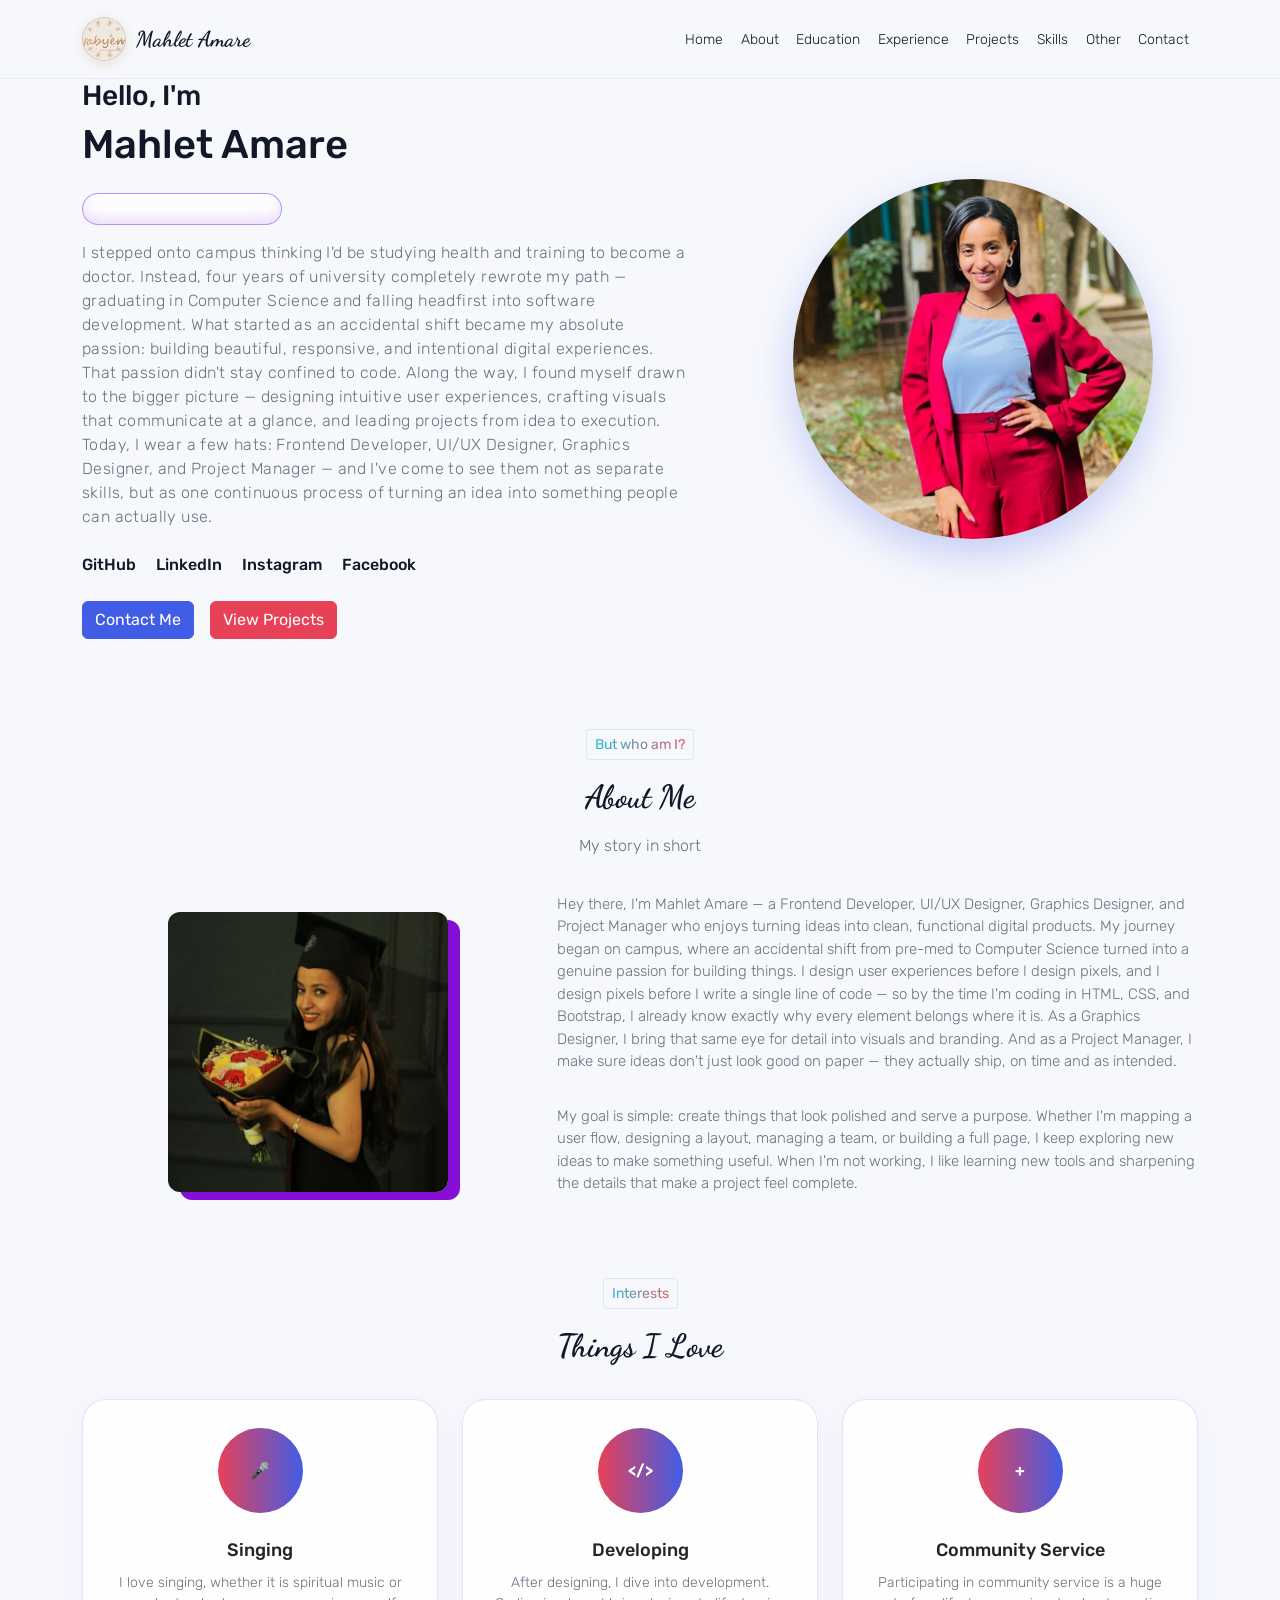
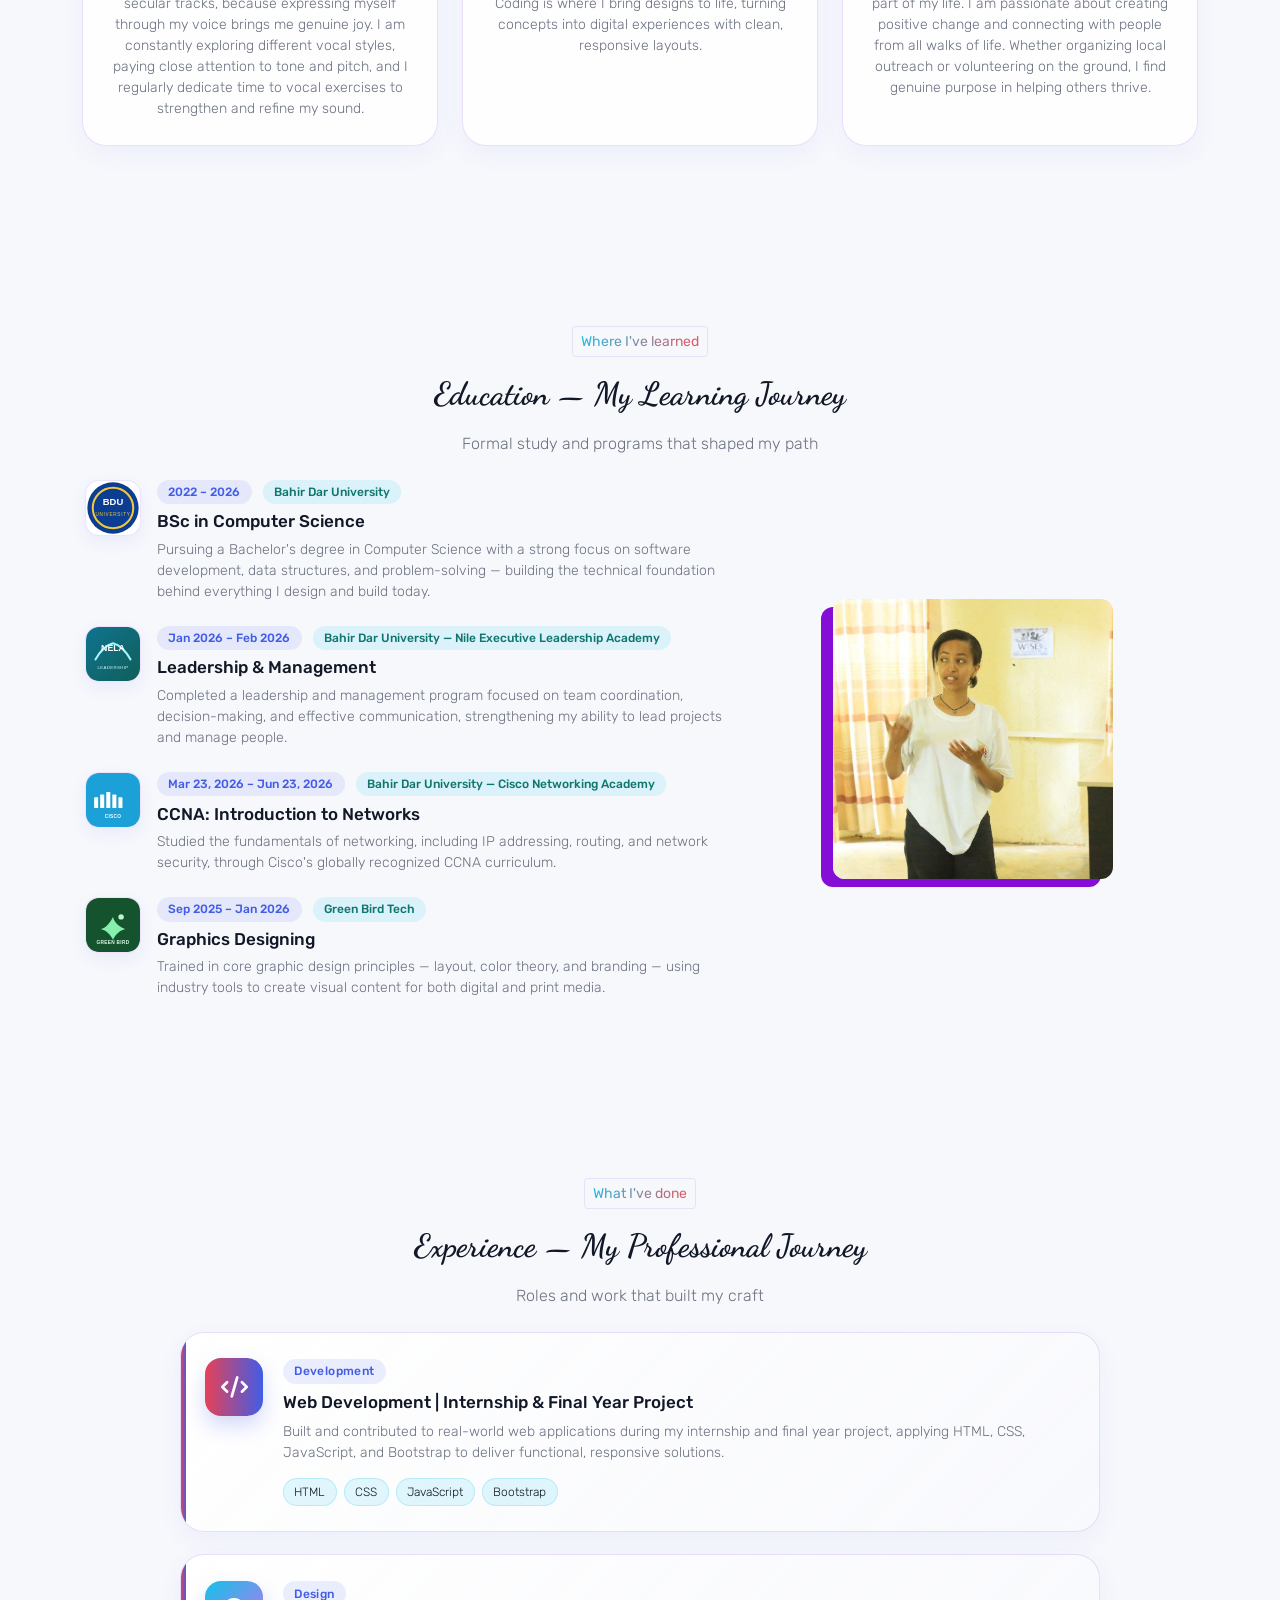
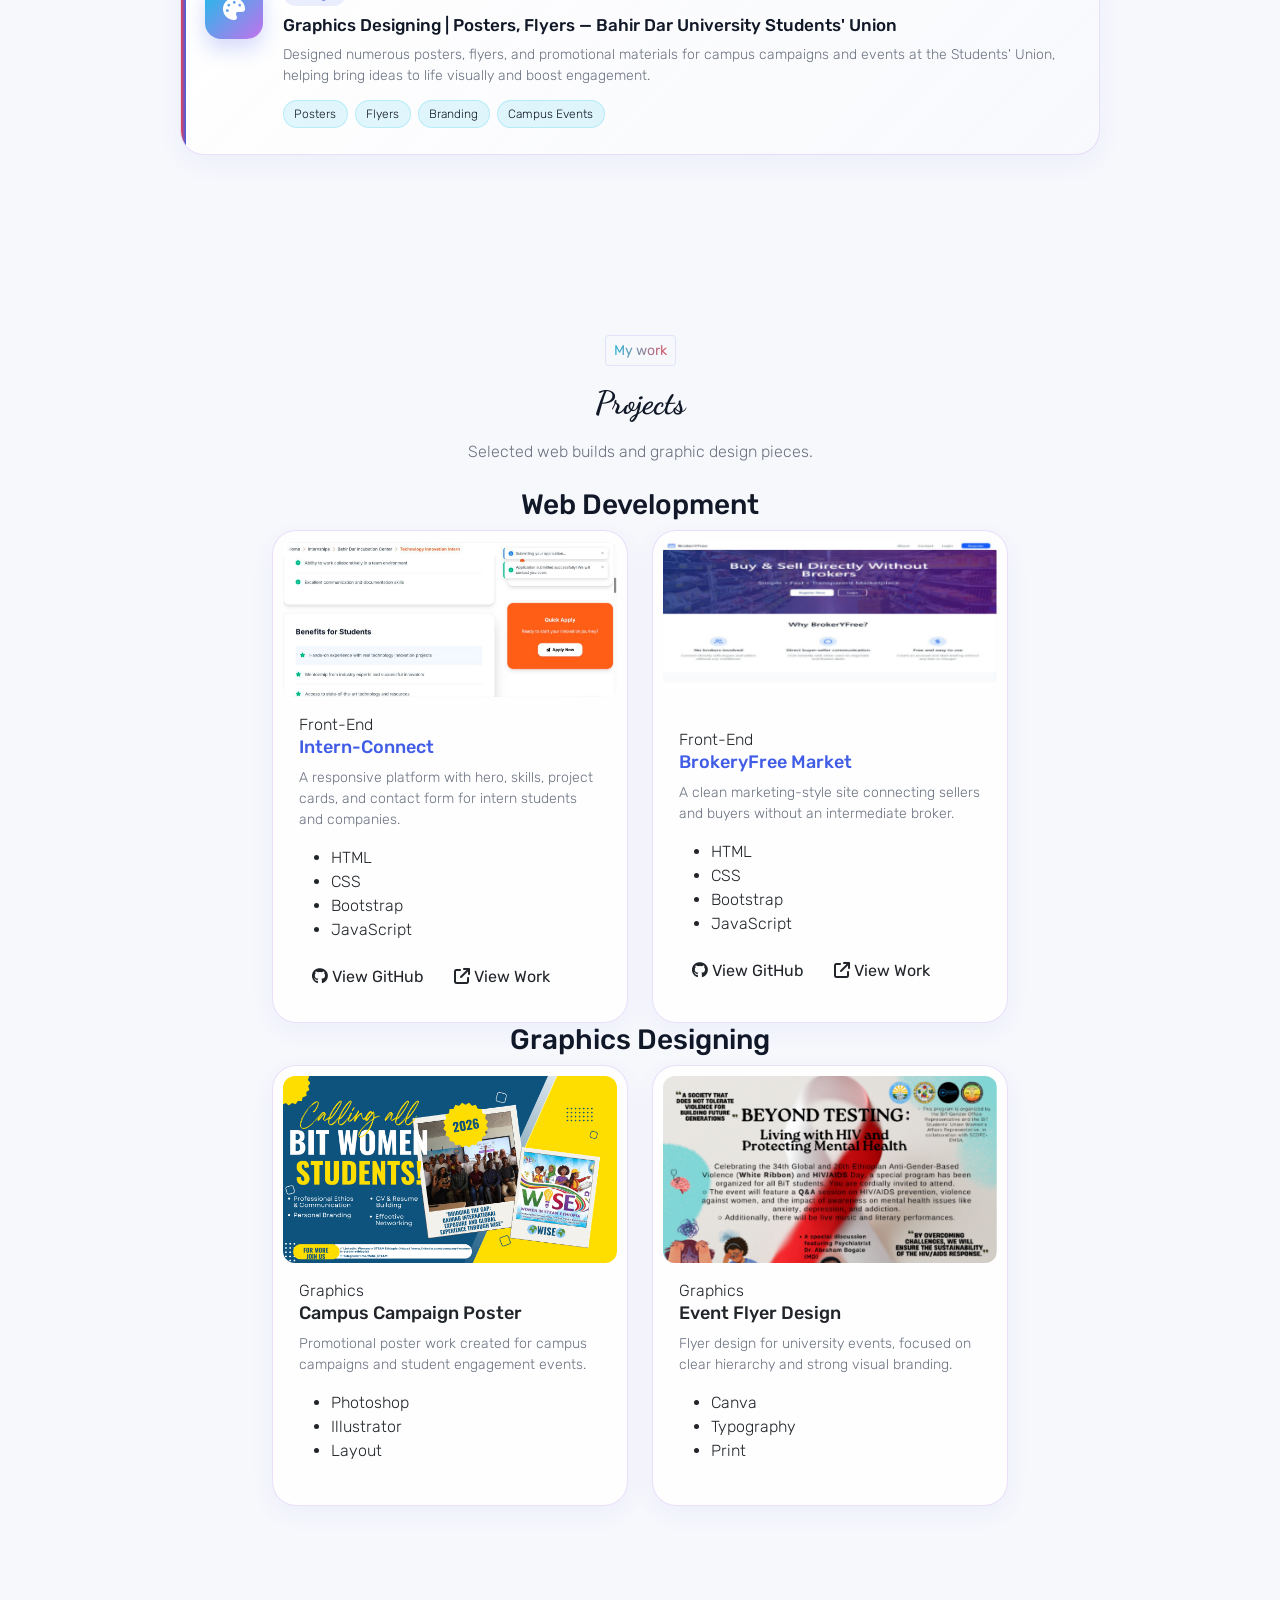
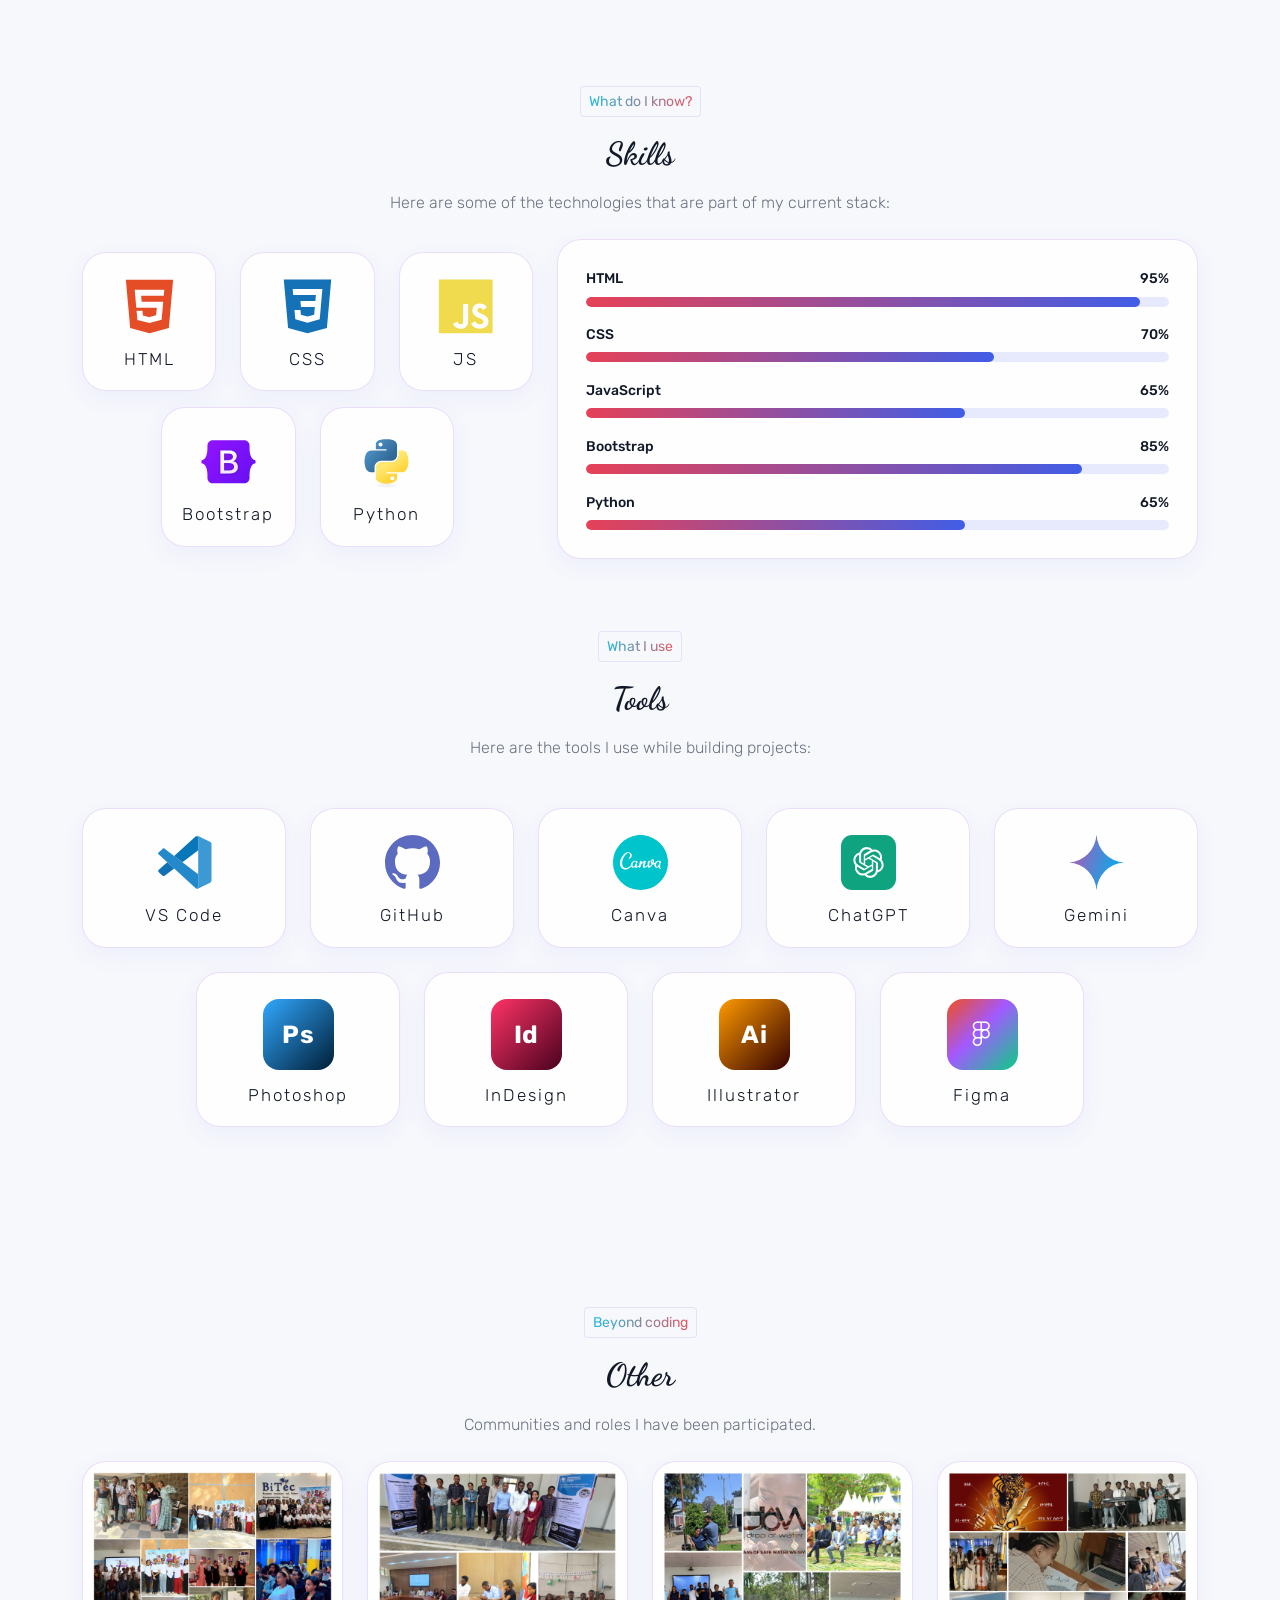
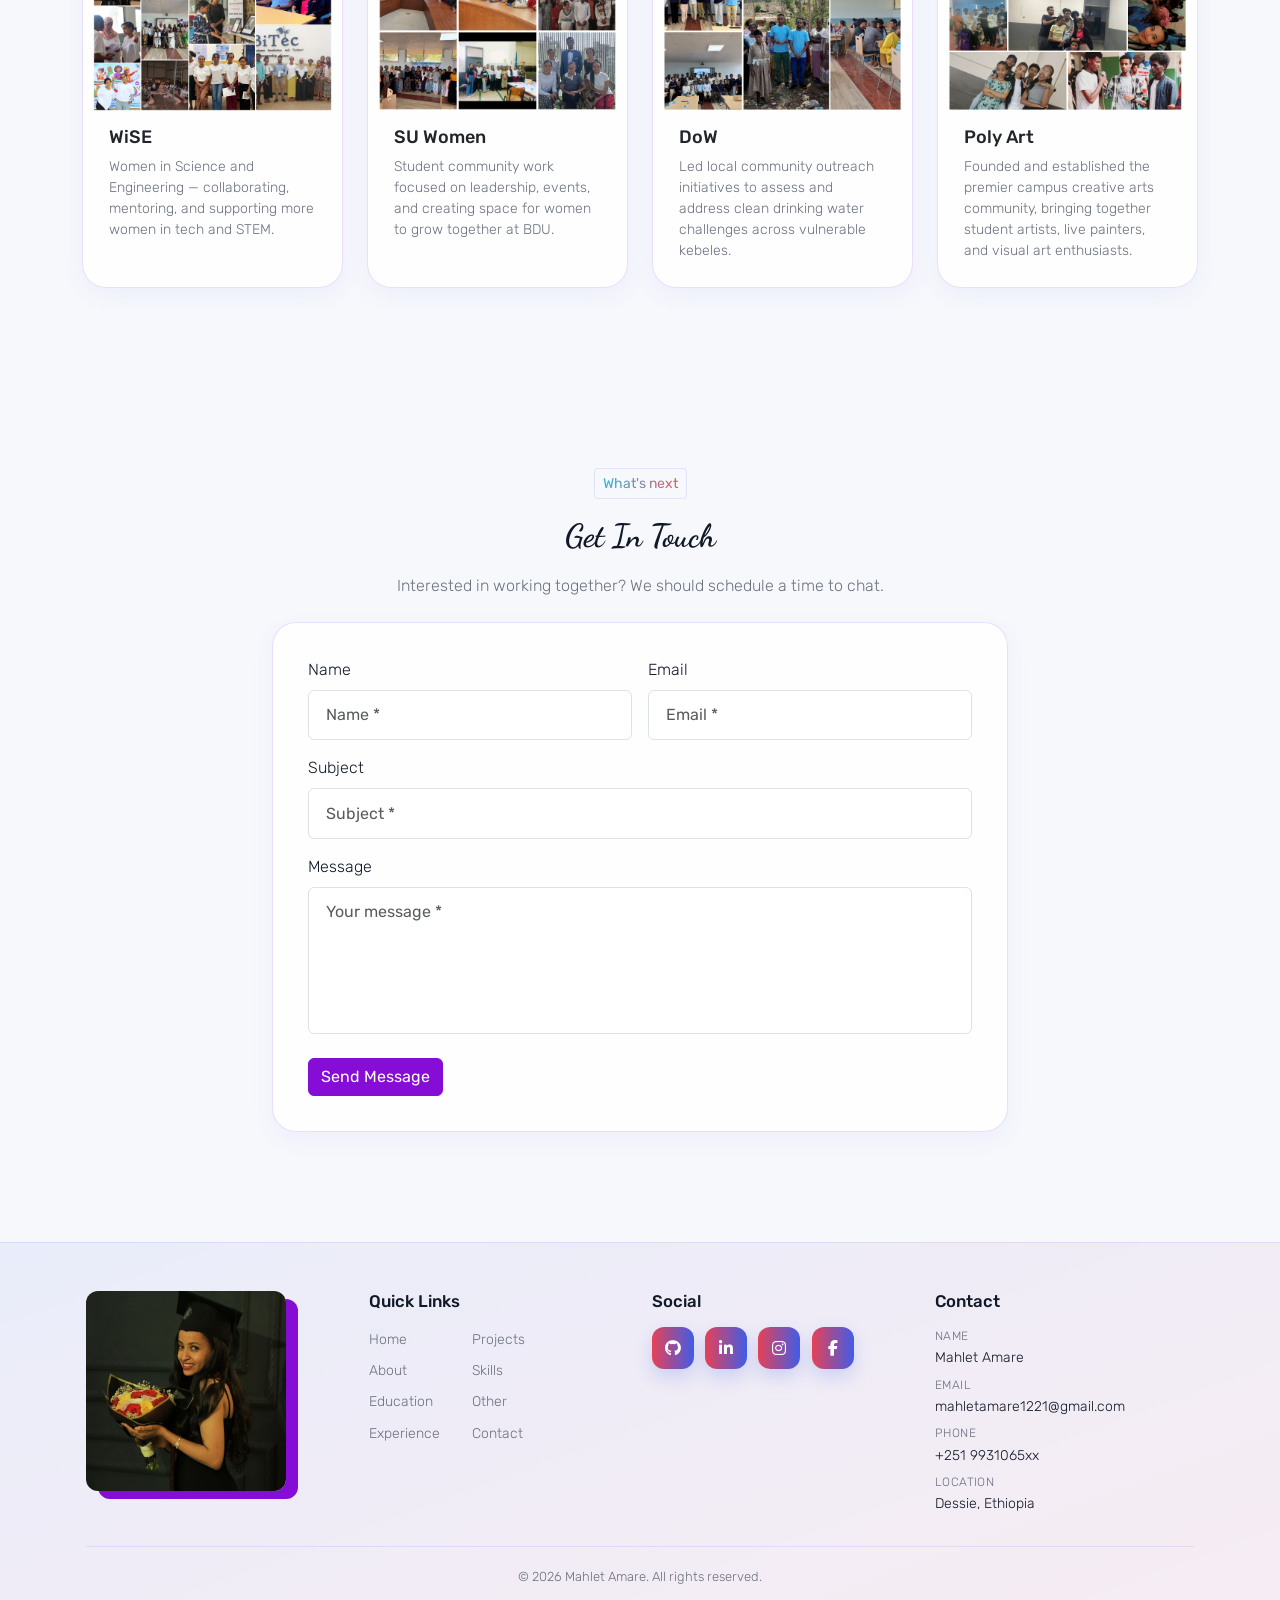
<file: index.html>
<!DOCTYPE html>
<html lang="en">
  <head>
    <meta charset="UTF-8" />
    <title>Mahlet Amare - Frontend Web Developer</title>
    <link rel="stylesheet" href="bootstrap.css" />
    <link rel="stylesheet" href="custom.css" />
    <link
      rel="stylesheet"
      href="https://cdnjs.cloudflare.com/ajax/libs/font-awesome/6.5.1/css/all.min.css"
    />
  </head>
  <body>
    <header id="header" class="sticky-top">
      <nav class="navbar">
        <div class="container nav-inner">
          <a href="#hero" class="navbar-brand logo brand-lockup">
            <img
              src="images/yabyem-logo.png"
              alt="yabyem creative designs"
              class="brand-logo-icon"
            />
            <span class="brand-text">
              <span class="logo-name"> Mahlet Amare</span>
            </span>
          </a>
          <input type="checkbox" id="nav-toggle" class="nav-toggle" />
          <label
            for="nav-toggle"
            class="nav-hamburger"
            aria-label="Toggle navigation"
          >
            <span></span>
            <span></span>
            <span></span>
          </label>
          <ul class="navbar-nav nav-underline ms-auto">
            <li class="nav-item">
              <a href="#hero" class="nav-link">Home</a>
            </li>
            <li class="nav-item">
              <a href="#about" class="nav-link">About</a>
            </li>
            <li class="nav-item">
              <a href="#education" class="nav-link">Education</a>
            </li>
            <li class="nav-item">
              <a href="#experience" class="nav-link">Experience</a>
            </li>
            <li class="nav-item">
              <a href="#projects" class="nav-link">Projects</a>
            </li>
            <li class="nav-item">
              <a href="#skills" class="nav-link">Skills</a>
            </li>
            <li class="nav-item">
              <a href="#other" class="nav-link">Other</a>
            </li>
            <li class="nav-item">
              <a href="#contact" class="nav-link">Contact</a>
            </li>
          </ul>
        </div>
      </nav>
    </header>

    <section class="page-shell">
      <section id="hero">
        <div class="container">
          <div class="row align-items-center gy-4">
            <div class="col-lg-7 order-2 order-lg-1 hero-content">
              <span class="h3 d-block">Hello, I'm</span>
              <h1 class="name">Mahlet Amare</h1>
              <div class="typing-wrap mt-3 mb-3" aria-live="polite">
                <span class="btn btn-sm btn-showcase typing-roles">
                  <span>Front-End Developer</span>
                  <span>UI/UX Designer</span>
                  <span>Project Manager</span>
                  <span>Graphics Designer</span>
                </span>
              </div>

              <p class="tagline mb-3">
                I stepped onto campus thinking I'd be studying health and
                training to become a doctor. Instead, four years of university
                completely rewrote my path — graduating in Computer Science and
                falling headfirst into software development. What started as an
                accidental shift became my absolute passion: building beautiful,
                responsive, and intentional digital experiences. That passion
                didn't stay confined to code. Along the way, I found myself
                drawn to the bigger picture — designing intuitive user
                experiences, crafting visuals that communicate at a glance, and
                leading projects from idea to execution. Today, I wear a few
                hats: Frontend Developer, UI/UX Designer, Graphics Designer, and
                Project Manager — and I've come to see them not as separate
                skills, but as one continuous process of turning an idea into
                something people can actually use.
              </p>
              <div class="social-icons pb-2 pt-2 mb-3">
                <a
                  href="https://github.com/yabyem/"
                  target="_blank"
                  rel="noopener noreferrer"
                  >GitHub</a
                >
                <a
                  href="https://www.linkedin.com/in/mahlet-amare-tesfaye-a4a124325"
                  target="_blank"
                  rel="noopener noreferrer"
                  >LinkedIn</a
                >
                <a
                  href="https://www.instagram.com/yabyem_kb_taker/"
                  target="_blank"
                  rel="noopener noreferrer"
                  >Instagram</a
                >
                <a
                  href="https://www.facebook.com/mahlet.amare.756"
                  target="_blank"
                  rel="noopener noreferrer"
                  >Facebook</a
                >
              </div>
              <div class="d-flex flex-wrap call-to-action gap-3">
                <a href="#contact" class="btn primary-bg-btn">Contact Me</a>
                <a href="#projects" class="btn secondary-bg-btn"
                  >View Projects</a
                >
              </div>
            </div>
            <div class="col-lg-5 order-1 order-lg-2">
              <div class="hero-portrait">
                <img
                  src="images/Mahi Yabyem (1).jpg"
                  class="pic img-fluid"
                  alt="Mahlet Amare"
                />
              </div>
            </div>
          </div>
        </div>
      </section>

      <main>
        <section id="about">
          <div class="container">
            <h6 class="text-center">
              <span class="btn btn-sm theme-button theme-text"
                >But who am I?</span
              >
            </h6>
            <h2 class="section-heading text-center">About Me</h2>
            <p class="text-center muted-text mt-3 mb-4">My story in short</p>
            <div class="row justify-content-center align-items-center gy-4">
              <div class="col-lg-5 about-portrait">
                <img
                  src="images/Mahu Yabyem.jpg"
                  class="pic img-fluid"
                  alt="Mahlet Amare"
                />
              </div>
              <div class="col-lg-7">
                <p class="bio">
                  Hey there, I'm Mahlet Amare — a Frontend Developer, UI/UX
                  Designer, Graphics Designer, and Project Manager who enjoys
                  turning ideas into clean, functional digital products. My
                  journey began on campus, where an accidental shift from
                  pre-med to Computer Science turned into a genuine passion for
                  building things. I design user experiences before I design
                  pixels, and I design pixels before I write a single line of
                  code — so by the time I'm coding in HTML, CSS, and Bootstrap,
                  I already know exactly why every element belongs where it is.
                  As a Graphics Designer, I bring that same eye for detail into
                  visuals and branding. And as a Project Manager, I make sure
                  ideas don't just look good on paper — they actually ship, on
                  time and as intended.
                </p>
                <p class="bio">
                  My goal is simple: create things that look polished and serve
                  a purpose. Whether I'm mapping a user flow, designing a
                  layout, managing a team, or building a full page, I keep
                  exploring new ideas to make something useful. When I'm not
                  working, I like learning new tools and sharpening the details
                  that make a project feel complete.
                </p>
              </div>
            </div>
          </div>
        </section>

        <section id="things-i-love">
          <div class="container">
            <h6 class="text-center">
              <span class="btn btn-sm theme-button theme-text">Interests</span>
            </h6>
            <h2 class="section-heading text-center">Things I Love</h2>
            <div class="row justify-content-center pt-3 gy-4">
              <div class="col-lg-4 col-md-6">
                <div class="card h-100">
                  <div class="circle-container">
                    <div class="circle">🎤</div>
                  </div>
                  <div class="card-body">
                    <p class="card-title">Singing</p>
                    <p class="card-text">
                      I love singing, whether it is spiritual music or secular
                      tracks, because expressing myself through my voice brings
                      me genuine joy. I am constantly exploring different vocal
                      styles, paying close attention to tone and pitch, and I
                      regularly dedicate time to vocal exercises to strengthen
                      and refine my sound.
                    </p>
                  </div>
                </div>
              </div>
              <div class="col-lg-4 col-md-6">
                <div class="card h-100">
                  <div class="circle-container">
                    <div class="circle">&lt;/&gt;</div>
                  </div>
                  <div class="card-body">
                    <p class="card-title">Developing</p>
                    <p class="card-text">
                      After designing, I dive into development. Coding is where
                      I bring designs to life, turning concepts into digital
                      experiences with clean, responsive layouts.
                    </p>
                  </div>
                </div>
              </div>
              <div class="col-lg-4 col-md-6">
                <div class="card h-100">
                  <div class="circle-container">
                    <div class="circle">+</div>
                  </div>
                  <div class="card-body">
                    <p class="card-title">Community Service</p>
                    <p class="card-text">
                      Participating in community service is a huge part of my
                      life. I am passionate about creating positive change and
                      connecting with people from all walks of life. Whether
                      organizing local outreach or volunteering on the ground, I
                      find genuine purpose in helping others thrive.
                    </p>
                  </div>
                </div>
              </div>
            </div>
          </div>
        </section>

        <section id="education">
          <div class="container">
            <h6 class="text-center">
              <span class="btn btn-sm theme-button theme-text"
                >Where I've learned</span
              >
            </h6>
            <h2 class="section-heading text-center">
              Education — My Learning Journey
            </h2>
            <p class="text-center muted-text mt-3 mb-4">
              Formal study and programs that shaped my path
            </p>
            <div class="row justify-content-center align-items-center gy-4">
              <div class="col-lg-7">
                <div class="education-timeline">
                  <article class="timeline-item">
                    <div class="timeline-logo">
                      <img
                        src="images/logos/bdu.svg"
                        alt="Bahir Dar University logo"
                      />
                    </div>
                    <div class="timeline-content">
                      <div class="timeline-topline">
                        <span class="timeline-date">2022 – 2026</span>
                        <span class="timeline-place">Bahir Dar University</span>
                      </div>
                      <h5 class="timeline-title">BSc in Computer Science</h5>
                      <p class="timeline-text">
                        Pursuing a Bachelor's degree in Computer Science with a
                        strong focus on software development, data structures,
                        and problem-solving — building the technical foundation
                        behind everything I design and build today.
                      </p>
                    </div>
                  </article>
                  <article class="timeline-item">
                    <div class="timeline-logo">
                      <img
                        src="images/logos/nela.svg"
                        alt="Nile Executive Leadership Academy logo"
                      />
                    </div>
                    <div class="timeline-content">
                      <div class="timeline-topline">
                        <span class="timeline-date">Jan 2026 – Feb 2026</span>
                        <span class="timeline-place"
                          >Bahir Dar University — Nile Executive Leadership
                          Academy</span
                        >
                      </div>
                      <h5 class="timeline-title">
                        Leadership &amp; Management
                      </h5>
                      <p class="timeline-text">
                        Completed a leadership and management program focused on
                        team coordination, decision-making, and effective
                        communication, strengthening my ability to lead projects
                        and manage people.
                      </p>
                    </div>
                  </article>
                  <article class="timeline-item">
                    <div class="timeline-logo">
                      <img
                        src="images/logos/cisco.svg"
                        alt="Cisco Networking Academy logo"
                      />
                    </div>
                    <div class="timeline-content">
                      <div class="timeline-topline">
                        <span class="timeline-date"
                          >Mar 23, 2026 – Jun 23, 2026</span
                        >
                        <span class="timeline-place"
                          >Bahir Dar University — Cisco Networking Academy</span
                        >
                      </div>
                      <h5 class="timeline-title">
                        CCNA: Introduction to Networks
                      </h5>
                      <p class="timeline-text">
                        Studied the fundamentals of networking, including IP
                        addressing, routing, and network security, through
                        Cisco's globally recognized CCNA curriculum.
                      </p>
                    </div>
                  </article>
                  <article class="timeline-item">
                    <div class="timeline-logo">
                      <img
                        src="images/logos/green-bird.svg"
                        alt="Green Bird Tech logo"
                      />
                    </div>
                    <div class="timeline-content">
                      <div class="timeline-topline">
                        <span class="timeline-date">Sep 2025 – Jan 2026</span>
                        <span class="timeline-place">Green Bird Tech</span>
                      </div>
                      <h5 class="timeline-title">Graphics Designing</h5>
                      <p class="timeline-text">
                        Trained in core graphic design principles — layout,
                        color theory, and branding — using industry tools to
                        create visual content for both digital and print media.
                      </p>
                    </div>
                  </article>
                </div>
              </div>
              <div class="col-lg-5 education-portrait">
                <img
                  src="images/mah.jpg"
                  class="pic img-fluid"
                  alt="Mahlet Amare education"
                />
              </div>
            </div>
          </div>
        </section>

        <section id="experience">
          <div class="container">
            <h6 class="text-center">
              <span class="btn btn-sm theme-button theme-text"
                >What I've done</span
              >
            </h6>
            <h2 class="section-heading text-center">
              Experience — My Professional Journey
            </h2>
            <p class="text-center muted-text mt-3 mb-4">
              Roles and work that built my craft
            </p>
            <div class="experience-track">
              <article class="experience-card">
                <div class="experience-icon" aria-hidden="true">
                  <i class="fa-solid fa-code"></i>
                </div>
                <div class="experience-body">
                  <span class="experience-tag">Development</span>
                  <h5 class="experience-title">
                    Web Development | Internship &amp; Final Year Project
                  </h5>
                  <p class="experience-text">
                    Built and contributed to real-world web applications during
                    my internship and final year project, applying HTML, CSS,
                    JavaScript, and Bootstrap to deliver functional, responsive
                    solutions.
                  </p>
                  <ul class="experience-chips">
                    <li>HTML</li>
                    <li>CSS</li>
                    <li>JavaScript</li>
                    <li>Bootstrap</li>
                  </ul>
                </div>
              </article>
              <article class="experience-card">
                <div
                  class="experience-icon experience-icon-alt"
                  aria-hidden="true"
                >
                  <i class="fa-solid fa-palette"></i>
                </div>
                <div class="experience-body">
                  <span class="experience-tag">Design</span>
                  <h5 class="experience-title">
                    Graphics Designing | Posters, Flyers — Bahir Dar University
                    Students' Union
                  </h5>
                  <p class="experience-text">
                    Designed numerous posters, flyers, and promotional materials
                    for campus campaigns and events at the Students' Union,
                    helping bring ideas to life visually and boost engagement.
                  </p>
                  <ul class="experience-chips">
                    <li>Posters</li>
                    <li>Flyers</li>
                    <li>Branding</li>
                    <li>Campus Events</li>
                  </ul>
                </div>
              </article>
            </div>
          </div>
        </section>

        <section id="projects">
          <div class="container projects-container">
            <h6 class="text-center">
              <span class="btn btn-sm theme-button theme-text">My work</span>
            </h6>
            <h2 class="section-heading text-center">Projects</h2>
            <p class="text-center muted-text mt-3 mb-4">
              Selected web builds and graphic design pieces.
            </p>

            <div class="project-group">
              <h3 class="project-group-title" class="pro">Web Development</h3>
              <div class="row justify-content-center gy-4">
                <div class="col-lg-4 col-md-6">
                  <div class="card project-card h-100">
                    <div class="banner-container">
                      <img
                        src="images/Pr 1.jpg"
                        class="pic img-fluid"
                        alt="Intern-Connect project"
                      />
                    </div>
                    <div class="card-body">
                      <span class="project-badge project-badge-web"
                        >Front-End</span
                      >
                      <h5 class="title">
                        <a href="projects/campus-poster.html">Intern-Connect</a>
                      </h5>
                      <p class="description">
                        A responsive platform with hero, skills, project cards,
                        and contact form for intern students and companies.
                      </p>
                      <ul class="project-tech">
                        <li>HTML</li>
                        <li>CSS</li>
                        <li>Bootstrap</li>
                        <li>JavaScript</li>
                      </ul>
                      <div class="project-actions">
                        <a
                          class="btn project-btn-github"
                          href="https://github.com/yabyem/"
                          target="_blank"
                          rel="noopener noreferrer"
                        >
                          <i class="fa-brands fa-github"></i> View GitHub
                        </a>
                        <a
                          class="btn project-btn-live"
                          href="#"
                          target="_blank"
                          rel="noopener noreferrer"
                          title="Add your live demo URL here (GitHub Pages / Netlify)"
                        >
                          <i class="fa-solid fa-arrow-up-right-from-square"></i>
                          View Work
                        </a>
                      </div>
                    </div>
                  </div>
                </div>
                <div class="col-lg-4 col-md-6">
                  <div class="card project-card h-100">
                    <div class="banner-container">
                      <img
                        src="images/Pr 2.png"
                        class="pic img-fluid"
                        alt="BrokeryFree Market project"
                      />
                    </div>
                    <div class="card-body">
                      <span class="project-badge project-badge-web"
                        ><br />Front-End</span
                      >
                      <h5 class="title">
                        <a href="projects/event-flyer.html"
                          >BrokeryFree Market</a
                        >
                      </h5>
                      <p class="description">
                        A clean marketing-style site connecting sellers and
                        buyers without an intermediate broker.
                      </p>
                      <ul class="project-tech">
                        <li>HTML</li>
                        <li>CSS</li>
                        <li>Bootstrap</li>
                        <li>JavaScript</li>
                      </ul>
                      <div class="project-actions">
                        <a
                          class="btn project-btn-github"
                          href="https://github.com/yabyem/"
                          target="_blank"
                          rel="noopener noreferrer"
                        >
                          <i class="fa-brands fa-github"></i> View GitHub
                        </a>
                        <a
                          class="btn project-btn-live"
                          href="#"
                          target="_blank"
                          rel="noopener noreferrer"
                          title="Add your live demo URL here (GitHub Pages / Netlify)"
                        >
                          <i class="fa-solid fa-arrow-up-right-from-square"></i>
                          View Work
                        </a>
                      </div>
                    </div>
                  </div>
                </div>
              </div>
            </div>

            <div class="project-group">
              <h3 class="project-group-title">Graphics Designing</h3>
              <div class="row justify-content-center gy-4">
                <div class="col-lg-4 col-md-6">
                  <div class="card project-card h-100">
                    <div class="banner-container">
                      <img
                        src="images/WiSE 1.jpg"
                        class="pic img-fluid"
                        alt="Campus Campaign Poster"
                      />
                    </div>
                    <div class="card-body">
                      <span class="project-badge project-badge-design"
                        >Graphics</span
                      >
                      <h5 class="title">Campus Campaign Poster</h5>
                      <p class="description">
                        Promotional poster work created for campus campaigns and
                        student engagement events.
                      </p>
                      <ul class="project-tech">
                        <li>Photoshop</li>
                        <li>Illustrator</li>
                        <li>Layout</li>
                      </ul>
                    </div>
                  </div>
                </div>
                <div class="col-lg-4 col-md-6">
                  <div class="card project-card h-100">
                    <div class="banner-container">
                      <img
                        src="images/Mental Health.png"
                        class="pic img-fluid"
                        alt="Event Flyer Design"
                      />
                    </div>
                    <div class="card-body">
                      <span class="project-badge project-badge-design"
                        >Graphics</span
                      >
                      <h5 class="title">Event Flyer Design</h5>
                      <p class="description">
                        Flyer design for university events, focused on clear
                        hierarchy and strong visual branding.
                      </p>
                      <ul class="project-tech">
                        <li>Canva</li>
                        <li>Typography</li>
                        <li>Print</li>
                      </ul>
                    </div>
                  </div>
                </div>
              </div>
            </div>
          </div>
        </section>

        <section id="skills">
          <div class="container">
            <h6 class="text-center">
              <span class="btn btn-sm theme-button theme-text"
                >What do I know?</span
              >
            </h6>
            <h2 class="section-heading text-center">Skills</h2>
            <p class="text-center muted-text mt-3 mb-4">
              Here are some of the technologies that are part of my current
              stack:
            </p>
            <div class="row align-items-center gy-4 skills-layout">
              <div class="col-lg-5">
                <div
                  class="row justify-content-center row-cols-2 row-cols-sm-3 gy-3 skills-container"
                >
                  <div class="col">
                    <div class="skill">
                      <img class="skill-image" src="images/HTML.svg" alt="" />
                      <p class="skill-name">HTML</p>
                    </div>
                  </div>
                  <div class="col">
                    <div class="skill">
                      <img class="skill-image" src="images/CSS.svg" alt="" />
                      <p class="skill-name">CSS</p>
                    </div>
                  </div>
                  <div class="col">
                    <div class="skill">
                      <img class="skill-image" src="images/JS.svg" alt="" />
                      <p class="skill-name">JS</p>
                    </div>
                  </div>
                  <div class="col">
                    <div class="skill">
                      <img
                        class="skill-image"
                        src="images/Bootstrap.svg"
                        alt=""
                      />
                      <p class="skill-name">Bootstrap</p>
                    </div>
                  </div>
                  <div class="col">
                    <div class="skill">
                      <img class="skill-image" src="images/Python.svg" alt="" />
                      <p class="skill-name">Python</p>
                    </div>
                  </div>
                </div>
              </div>
              <div class="col-lg-7">
                <div class="skills-progress-panel">
                  <div class="skill-progress-item">
                    <div class="skill-progress-header">
                      <span>HTML</span>
                      <span>95%</span>
                    </div>
                    <div class="skill-bar">
                      <div class="skill-bar-fill" style="--pct: 95%"></div>
                    </div>
                  </div>
                  <div class="skill-progress-item">
                    <div class="skill-progress-header">
                      <span>CSS</span>
                      <span>70%</span>
                    </div>
                    <div class="skill-bar">
                      <div class="skill-bar-fill" style="--pct: 70%"></div>
                    </div>
                  </div>
                  <div class="skill-progress-item">
                    <div class="skill-progress-header">
                      <span>JavaScript</span>
                      <span>65%</span>
                    </div>
                    <div class="skill-bar">
                      <div class="skill-bar-fill" style="--pct: 65%"></div>
                    </div>
                  </div>
                  <div class="skill-progress-item">
                    <div class="skill-progress-header">
                      <span>Bootstrap</span>
                      <span>85%</span>
                    </div>
                    <div class="skill-bar">
                      <div class="skill-bar-fill" style="--pct: 85%"></div>
                    </div>
                  </div>
                  <div class="skill-progress-item">
                    <div class="skill-progress-header">
                      <span>Python</span>
                      <span>65%</span>
                    </div>
                    <div class="skill-bar">
                      <div class="skill-bar-fill" style="--pct: 65%"></div>
                    </div>
                  </div>
                </div>
              </div>
            </div>
          </div>
        </section>

        <section id="tools">
          <div class="container">
            <h6 class="text-center">
              <span class="btn btn-sm theme-button theme-text">What I use</span>
            </h6>
            <h2 class="section-heading text-center">Tools</h2>
            <p class="text-center muted-text mt-3 mb-4">
              Here are the tools I use while building projects:
            </p>
            <div
              class="row justify-content-center row-cols-2 row-cols-md-3 row-cols-lg-5 mt-4 gy-4 tools-container"
            >
              <div class="col">
                <div class="tool">
                  <img class="tool-image" src="images/vscode.svg" alt="" />
                  <p class="tool-name">VS Code</p>
                </div>
              </div>
              <div class="col">
                <div class="tool">
                  <img class="tool-image" src="images/github.svg" alt="" />
                  <p class="tool-name">GitHub</p>
                </div>
              </div>
              <div class="col">
                <div class="tool">
                  <img class="tool-image" src="images/canva.svg" alt="" />
                  <p class="tool-name">Canva</p>
                </div>
              </div>
              <div class="col">
                <div class="tool">
                  <img class="tool-image" src="images/ChatGPT.svg" alt="" />
                  <p class="tool-name">ChatGPT</p>
                </div>
              </div>
              <div class="col">
                <div class="tool">
                  <img class="tool-image" src="images/Gemini.svg" alt="" />
                  <p class="tool-name">Gemini</p>
                </div>
              </div>
              <div class="col">
                <div class="tool">
                  <span class="tool-icon adobe-ps" aria-hidden="true">Ps</span>
                  <p class="tool-name">Photoshop</p>
                </div>
              </div>
              <div class="col">
                <div class="tool">
                  <span class="tool-icon adobe-id" aria-hidden="true">Id</span>
                  <p class="tool-name">InDesign</p>
                </div>
              </div>
              <div class="col">
                <div class="tool">
                  <span class="tool-icon adobe-ai" aria-hidden="true">Ai</span>
                  <p class="tool-name">Illustrator</p>
                </div>
              </div>
              <div class="col">
                <div class="tool">
                  <span class="tool-icon figma-icon" aria-hidden="true">
                    <i class="fa-brands fa-figma"></i>
                  </span>
                  <p class="tool-name">Figma</p>
                </div>
              </div>
            </div>
          </div>
        </section>

        <section id="other">
          <div class="container">
            <h6 class="text-center">
              <span class="btn btn-sm theme-button theme-text"
                >Beyond coding</span
              >
            </h6>
            <h2 class="section-heading text-center">Other</h2>
            <p class="text-center muted-text mt-3 mb-4">
              Communities and roles I have been participated.
            </p>
            <div class="row justify-content-center gy-4 other-grid">
              <div class="col-lg-3 col-md-6">
                <div class="card leadership-card h-100">
                  <div class="leadership-media">
                    <img
                      src="images/WiSE.jpg"
                      class="pic img-fluid"
                      alt="WiSE community"
                    />
                  </div>
                  <div class="card-body">
                    <h5 class="card-title">WiSE</h5>
                    <p class="card-text">
                      Women in Science and Engineering — collaborating,
                      mentoring, and supporting more women in tech and STEM.
                    </p>
                  </div>
                </div>
              </div>
              <div class="col-lg-3 col-md-6">
                <div class="card leadership-card h-100">
                  <div class="leadership-media">
                    <img
                      src="images/su women.jpg"
                      class="pic img-fluid"
                      alt="SU Women community"
                    />
                  </div>
                  <div class="card-body">
                    <h5 class="card-title">SU Women</h5>
                    <p class="card-text">
                      Student community work focused on leadership, events, and
                      creating space for women to grow together at BDU.
                    </p>
                  </div>
                </div>
              </div>
              <div class="col-lg-3 col-md-6">
                <div class="card leadership-card h-100">
                  <div class="leadership-media">
                    <img
                      src="images/DOW (2).jpg"
                      class="pic img-fluid"
                      alt="Community role placeholder"
                    />
                  </div>
                  <div class="card-body">
                    <h5 class="card-title">DoW</h5>
                    <p class="card-text">
                      Led local community outreach initiatives to assess and
                      address clean drinking water challenges across vulnerable
                      kebeles.
                    </p>
                  </div>
                </div>
              </div>
              <div class="col-lg-3 col-md-6">
                <div class="card leadership-card h-100">
                  <div class="leadership-media">
                    <img
                      src="images/pa.jpg"
                      class="pic img-fluid"
                      alt="Creative collective placeholder"
                    />
                  </div>
                  <div class="card-body">
                    <h5 class="card-title">Poly Art</h5>
                    <p class="card-text">
                      Founded and established the premier campus creative arts
                      community, bringing together student artists, live
                      painters, and visual art enthusiasts.
                    </p>
                  </div>
                </div>
              </div>
            </div>
          </div>
        </section>

        <section id="contact">
          <div class="container">
            <h6 class="text-center">
              <span class="btn btn-sm theme-button theme-text"
                >What's next</span
              >
            </h6>
            <h2 class="section-heading text-center">Get In Touch</h2>
            <p class="text-center muted-text mt-3 mb-4">
              Interested in working together? We should schedule a time to chat.
            </p>
            <div class="row justify-content-center">
              <div class="col-lg-8">
                <div class="contact-form">
                  <form action="https://formspree.io/f/xldjelqg" method="POST">
                    <div class="row g-3">
                      <div class="col-md-6">
                        <label class="form-label" for="name">Name</label>
                        <input
                          type="text"
                          class="form-control"
                          id="name"
                          name="name"
                          placeholder="Name *"
                          required
                        />
                      </div>
                      <div class="col-md-6">
                        <label class="form-label" for="email">Email</label>
                        <input
                          type="email"
                          class="form-control"
                          id="email"
                          name="email"
                          placeholder="Email *"
                          required
                        />
                      </div>
                      <div class="col-12">
                        <label class="form-label" for="subject">Subject</label>
                        <input
                          type="text"
                          class="form-control"
                          id="subject"
                          name="subject"
                          placeholder="Subject *"
                          required
                        />
                      </div>
                      <div class="col-12">
                        <label class="form-label" for="message">Message</label>
                        <textarea
                          class="form-control"
                          id="message"
                          name="message"
                          rows="5"
                          placeholder="Your message *"
                          required
                        ></textarea>
                      </div>
                      <div class="col-12">
                        <button type="submit" class="btn primary-bg-btn mt-2">
                          Send Message
                        </button>
                      </div>
                    </div>
                  </form>
                </div>
              </div>
            </div>
          </div>
        </section>
      </main>
    </section>

    <footer id="footer">
      <section class="footer-panel">
        <div class="container">
          <div class="row align-items-start gy-4 footer-grid">
            <div class="col-lg-3 col-md-4">
              <div class="footer-portrait">
                <img
                  src="images/Mahu Yabyem.jpg"
                  class="pic img-fluid"
                  alt="Mahlet Amare"
                />
              </div>
            </div>
            <div class="col-lg-3 col-md-4">
              <h5 class="footer-heading">Quick Links</h5>
              <div class="footer-links-grid">
                <ul class="footer-links">
                  <li><a href="#hero">Home</a></li>
                  <li><a href="#about">About</a></li>
                  <li><a href="#education">Education</a></li>
                  <li><a href="#experience">Experience</a></li>
                </ul>
                <ul class="footer-links">
                  <li><a href="#projects">Projects</a></li>
                  <li><a href="#skills">Skills</a></li>
                  <li><a href="#other">Other</a></li>
                  <li><a href="#contact">Contact</a></li>
                </ul>
              </div>
            </div>
            <div class="col-lg-3 col-md-4">
              <h5 class="footer-heading">Social</h5>
              <div class="footer-social">
                <a
                  href="https://github.com/yabyem/"
                  target="_blank"
                  rel="noopener noreferrer"
                  aria-label="GitHub"
                >
                  <i class="fa-brands fa-github"></i>
                </a>
                <a
                  href="https://www.linkedin.com/in/mahlet-amare-tesfaye-a4a124325"
                  target="_blank"
                  rel="noopener noreferrer"
                  aria-label="LinkedIn"
                >
                  <i class="fa-brands fa-linkedin-in"></i>
                </a>
                <a
                  href="https://www.instagram.com/yabyem_kb_taker/"
                  target="_blank"
                  rel="noopener noreferrer"
                  aria-label="Instagram"
                >
                  <i class="fa-brands fa-instagram"></i>
                </a>
                <a
                  href="https://www.facebook.com/mahlet.amare.756"
                  target="_blank"
                  rel="noopener noreferrer"
                  aria-label="Facebook"
                >
                  <i class="fa-brands fa-facebook-f"></i>
                </a>
              </div>
            </div>
            <div class="col-lg-3 col-md-12">
              <h5 class="footer-heading">Contact</h5>
              <ul class="footer-contact">
                <li>
                  <span class="footer-label">Name</span>
                  <span>Mahlet Amare</span>
                </li>
                <li>
                  <span class="footer-label">Email</span>
                  <a href="mailto:mahletamare1221@gmail.com"
                    >mahletamare1221@gmail.com</a
                  >
                </li>
                <li>
                  <span class="footer-label">Phone</span>
                  <a href="tel:+251993106500">+251 9931065xx</a>
                </li>
                <li>
                  <span class="footer-label">Location</span>
                  <span>Dessie, Ethiopia</span>
                </li>
              </ul>
            </div>
          </div>
          <p class="footer-note">
            &copy; <span id="year">2026</span> Mahlet Amare. All rights
            reserved.
          </p>
        </div>
      </section>
    </footer>
  </body>
</html>
</file>
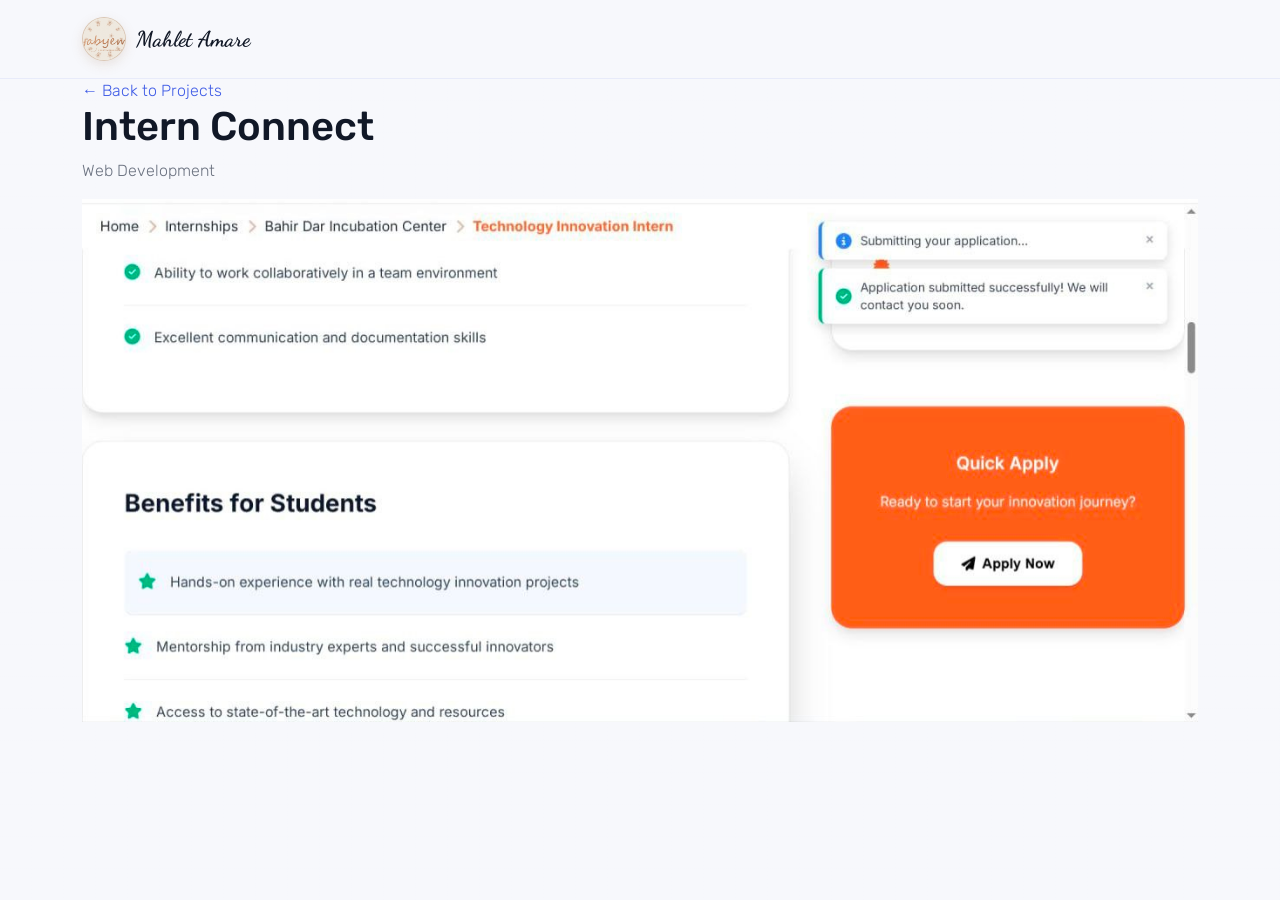
<file: projects/campus-poster.html>
<!DOCTYPE html>
<html lang="en">
  <head>
    <meta charset="UTF-8" />
    <meta name="viewport" content="width=device-width, initial-scale=1.0" />
    <title>Intern-Connect</title>
    <link rel="stylesheet" href="../bootstrap.css" />
    <link rel="stylesheet" href="../custom.css" />
  </head>
  <body>
    <header id="header" class="sticky-top">
      <nav class="navbar">
        <div class="container nav-inner">
          <a href="../index.html#hero" class="navbar-brand logo brand-lockup">
            <img
              src="../images/yabyem-logo.png"
              alt="yabyem creative designs"
              class="brand-logo-icon"
            />
            <span class="brand-text">
              <span class="logo-name">Mahlet Amare</span>
            </span>
          </a>
        </div>
      </nav>
    </header>

    <main class="graphic-viewer">
      <div class="container">
        <a href="../index.html#projects" class="back-link"
          >&larr; Back to Projects</a
        >
        <h1 class="graphic-viewer-title">Intern Connect</h1>
        <p class="muted-text">Web Development</p>
        <div class="graphic-full-frame">
          <img
            src="../images/Pr 1.jpg"
            class="img-fluid"
            alt="Campus Campaign Poster full view"
          />
        </div>
      </div>
    </main>
  </body>
</html>
</file>
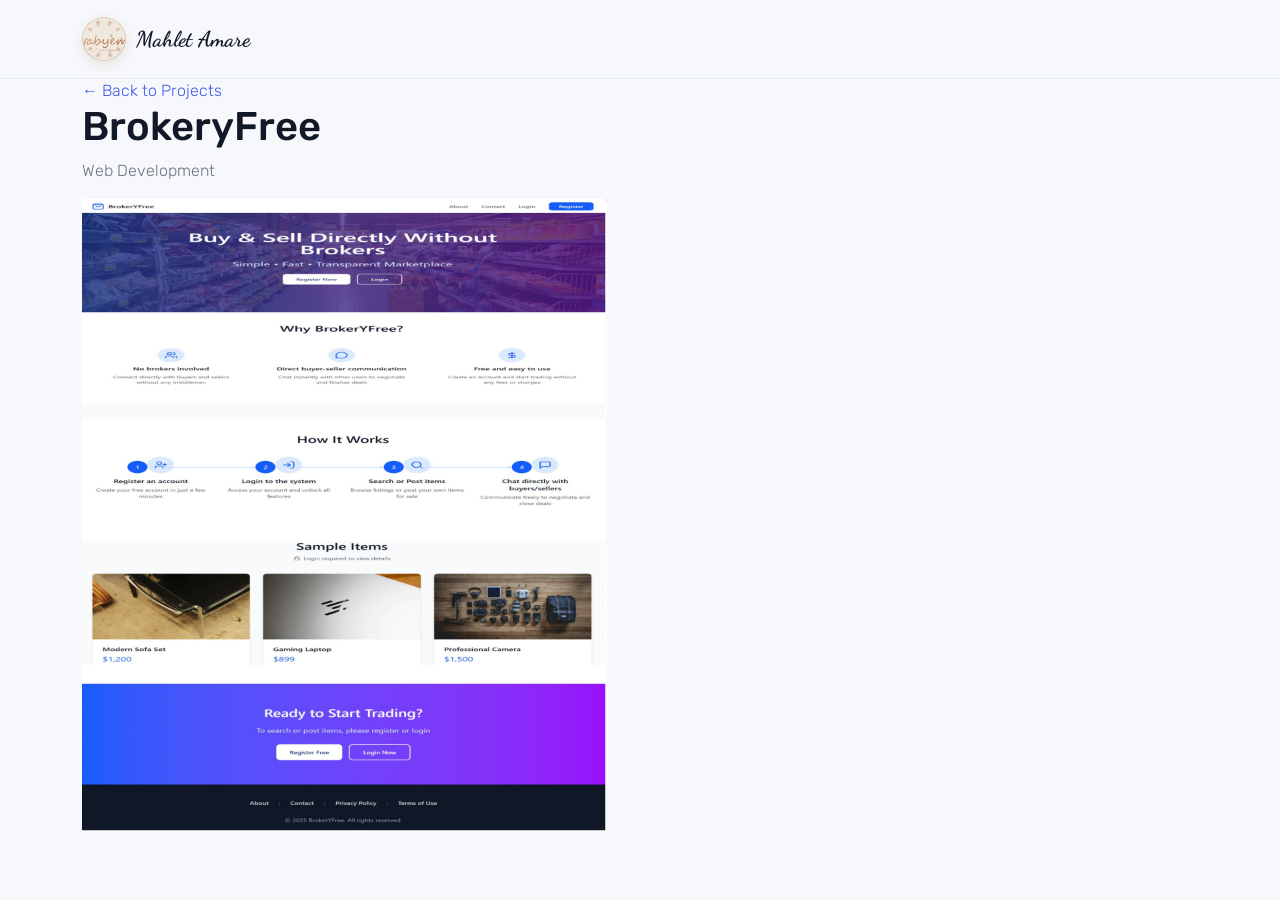
<file: projects/event-flyer.html>
<!DOCTYPE html>
<html lang="en">
  <head>
    <meta charset="UTF-8" />
    <meta name="viewport" content="width=device-width, initial-scale=1.0" />
    <title>BrokeryFree</title>
    <link rel="stylesheet" href="../bootstrap.css" />
    <link rel="stylesheet" href="../custom.css" />
  </head>
  <body>
    <header id="header" class="sticky-top">
      <nav class="navbar">
        <div class="container nav-inner">
          <a href="../index.html#hero" class="navbar-brand logo brand-lockup">
            <img
              src="../images/yabyem-logo.png"
              alt="yabyem creative designs"
              class="brand-logo-icon"
            />
            <span class="brand-text">
              <span class="logo-name">Mahlet Amare</span>
            </span>
          </a>
        </div>
      </nav>
    </header>

    <main class="graphic-viewer">
      <div class="container">
        <a href="../index.html#projects" class="back-link"
          >&larr; Back to Projects</a
        >
        <h1 class="graphic-viewer-title">BrokeryFree</h1>
        <p class="muted-text">Web Development</p>
        <div class="graphic-full-frame">
          <img
            src="../images/Pr-2.png"
            class="img-fluid"
            alt="Event Flyer Design full view"
          />
        </div>
      </div>
    </main>
  </body>
</html>
</file>
<file: custom.css>
@import url("https://fonts.googleapis.com/css2?family=Dancing+Script:wght@700&family=Rubik:wght@300;400;500;700&display=swap");

:root {
  --font-family: "Rubik", Arial, sans-serif;
  --primary-color: #415de6;
  --secondary-color: #e64157;
  --tertiary-color: #12c2e9;
  --primary-gradient-color: linear-gradient(90deg, #e64157, #415de6);
  --secondary-gradient-color: linear-gradient(to right, #12c2e9, #f64f59);
  --underline-gradient: linear-gradient(to left, #12c2e9, #c471ed, #f64f59);
  --text-color: #111827;
  --muted-text: #6b7280;
  --bg-color: #f7f8fc;
  --card-bg: rgba(255, 255, 255, 0.82);
  --btn-color: #fff;
  --transition-default: all 0.4s ease;
}

html {
  scroll-behavior: smooth;
}

body {
  font-family: var(--font-family);
  font-weight: 300;
  color: var(--text-color);
  background-color: var(--bg-color);
  background-image: linear-gradient(
      rgba(247, 248, 252, 0.92),
      rgba(247, 248, 252, 0.92)
    ),
    repeating-linear-gradient(
      0deg,
      transparent,
      transparent 31px,
      rgba(65, 93, 230, 0.06) 32px
    ),
    repeating-linear-gradient(
      90deg,
      transparent,
      transparent 31px,
      rgba(65, 93, 230, 0.06) 32px
    );
  background-attachment: fixed;
}

a {
  color: var(--primary-color);
  text-decoration: none;
}

a:hover {
  color: var(--secondary-color);
}

.logo-name {
  font-family: "Dancing Script", cursive;
  font-size: 1.35rem;
  font-weight: 700;
}

.brand-lockup {
  display: inline-flex;
  align-items: center;
  gap: 0.65rem;
}

.brand-logo-icon {
  width: 44px;
  height: 44px;
  object-fit: cover;
  border-radius: 50%;
  border: 1px solid rgba(166, 123, 91, 0.35);
  background: #f5efe6;
  box-shadow: 0 4px 12px rgba(166, 123, 91, 0.18);
}

.brand-text {
  display: inline-flex;
  align-items: baseline;
  gap: 0.45rem;
}

.brand-code {
  font-family: var(--font-family);
  font-size: 0.95rem;
  font-weight: 500;
  color: var(--muted-text);
}

.navbar-brand {
  color: var(--text-color);
}

.navbar-brand:hover,
.navbar-brand:focus {
  color: var(--primary-color);
}

.primary-bg-btn {
  color: var(--btn-color);
  background-color: var(--primary-color);
  border: 1px solid var(--primary-color);
}

.primary-bg-btn:hover,
.primary-bg-btn:focus {
  color: var(--primary-color);
  background-color: transparent;
  border-color: var(--primary-color);
}

.secondary-bg-btn {
  color: #fff;
  background-color: var(--secondary-color);
  border: 1px solid var(--secondary-color);
}

.secondary-bg-btn:hover,
.secondary-bg-btn:focus {
  color: var(--secondary-color);
  background-color: transparent;
}

.theme-button {
  border-radius: 4px;
  background: rgba(65, 93, 230, 0.08);
  border: 1px solid rgba(65, 93, 230, 0.12);
  pointer-events: none;
}

.theme-text {
  background: var(--secondary-gradient-color);
  -webkit-background-clip: text;
  background-clip: text;
  -webkit-text-fill-color: transparent;
  color: transparent;
}

.section-heading {
  font-family: "Dancing Script", cursive;
  margin: 18px 0;
  font-weight: 700;
}

.muted-text {
  color: var(--muted-text);
}

#header {
  background: rgba(247, 248, 252, 0.86);
  backdrop-filter: blur(16px);
  -webkit-backdrop-filter: blur(16px);
  border-bottom: 1px solid rgba(65, 93, 230, 0.08);
}

#header .navbar {
  padding: 12px 0;
}

.nav-inner {
  display: flex;
  flex-wrap: wrap;
  align-items: center;
  position: relative;
}

.nav-toggle {
  position: absolute;
  opacity: 0;
  pointer-events: none;
}

.nav-hamburger {
  display: none;
  flex-direction: column;
  justify-content: center;
  gap: 5px;
  width: 42px;
  height: 42px;
  margin-left: auto;
  padding: 8px;
  border-radius: 8px;
  border: 1px solid rgba(65, 93, 230, 0.2);
  background: rgba(255, 255, 255, 0.7);
  cursor: pointer;
}

.nav-hamburger span {
  display: block;
  width: 100%;
  height: 2px;
  border-radius: 2px;
  background: var(--text-color);
  transition: transform 0.3s ease, opacity 0.3s ease;
}

.nav-toggle:checked + .nav-hamburger span:nth-child(1) {
  transform: translateY(7px) rotate(45deg);
}

.nav-toggle:checked + .nav-hamburger span:nth-child(2) {
  opacity: 0;
}

.nav-toggle:checked + .nav-hamburger span:nth-child(3) {
  transform: translateY(-7px) rotate(-45deg);
}

.navbar-nav {
  display: flex;
  flex-direction: row;
  flex-wrap: wrap;
  align-items: center;
  justify-content: flex-end;
  gap: 0;
  margin: 0;
  padding: 0;
  list-style: none;
}

.navbar-nav .nav-link {
  position: relative;
  font-size: 14px;
  color: var(--text-color);
  border-bottom: none;
  padding: 0.4rem 0.55rem;
}

.navbar-nav .nav-link::after {
  content: "";
  position: absolute;
  bottom: 0;
  left: 0.55rem;
  right: 0.55rem;
  height: 2px;
  background-image: var(--underline-gradient);
  transform: scaleX(0);
  transform-origin: left;
  transition: transform 0.35s ease;
}

.navbar-nav .nav-link:hover,
.navbar-nav .nav-link:focus {
  color: var(--primary-color);
}

.navbar-nav .nav-link:hover::after,
.navbar-nav .nav-link:focus::after {
  transform: scaleX(1);
}

/*

#hero .name {
  background: var(--primary-gradient-color);
  color: transparent;
  background-clip: text;
  -webkit-background-clip: text;
  font-weight: 700;
}
*/
#hero .btn-showcase {
  border-radius: 32px;
  border: 1px solid #7042f88b;
  background: rgba(255, 255, 255, 0.7);
  box-shadow: inset 0 -7px 11px rgba(141, 53, 229, 0.136);
  pointer-events: none;
}

.typing-wrap {
  display: inline-block;
}

.typing-roles {
  position: relative;
  display: inline-grid;
  min-width: 12.5rem;
  min-height: 2rem;
  align-items: center;
  justify-items: start;
  overflow: hidden;
  vertical-align: middle;
}

.typing-roles > span {
  grid-area: 1 / 1;
  opacity: 0;
  white-space: nowrap;
  animation: role-cycle 12s infinite;
}

.typing-roles > span:nth-child(1) {
  animation-delay: 0s;
}

.typing-roles > span:nth-child(2) {
  animation-delay: 3s;
}

.typing-roles > span:nth-child(3) {
  animation-delay: 6s;
}

.typing-roles > span:nth-child(4) {
  animation-delay: 9s;
}

@keyframes role-cycle {
  0% {
    opacity: 0;
    transform: translateY(8px);
  }
  4%,
  21% {
    opacity: 1;
    transform: translateY(0);
  }
  25%,
  100% {
    opacity: 0;
    transform: translateY(-8px);
  }
}

#hero .tagline {
  letter-spacing: 0.4px;
  color: var(--muted-text);
  max-width: 38rem;
}

.social-icons a {
  color: var(--text-color);
  font-size: 16px;
  font-weight: 500;
  margin-right: 16px;
  display: inline-block;
}

.social-icons a:hover {
  color: var(--primary-color);
}

.hero-portrait {
  display: flex;
  justify-content: center;
  align-items: center;
}

.hero-portrait .pic,
.about-initials {
  display: flex;
  justify-content: center;
  align-items: center;
  width: 360px;
  height: 360px;
  object-fit: cover;
  border-radius: 50%;
  color: #fff;
  font-size: 4rem;
  font-weight: 700;
  letter-spacing: 2px;
  background-image: var(--primary-gradient-color);
  box-shadow: 0 16px 40px rgba(65, 93, 230, 0.28);
}

/* Section spacing: keep full padding, only tighten paired sections */
#about,
#education,
#experience,
#projects,
#skills,
#other,
#contact {
  padding: 90px 0;
}

/* About + Interests are one block — remove the double gap between them */
#about {
  padding-bottom: 28px;
}

#things-i-love {
  padding: 28px 0 90px;
}

/* Skills + Tools are one block */
#skills {
  padding-bottom: 36px;
}

#tools {
  padding: 36px 0 90px;
}

#things-i-love .card,
.project-card,
.leadership-card,
.contact-form,
.skill,
.tool {
  background-color: var(--card-bg);
  border: 1px solid rgba(144, 81, 227, 0.18);
  border-radius: 24px;
  box-shadow: 0 8px 24px rgba(65, 93, 230, 0.06);
}

#things-i-love .card {
  padding: 10px;
}

#things-i-love .circle-container {
  display: flex;
  justify-content: center;
  align-items: center;
  padding: 18px 11px 8px;
}

#things-i-love .circle {
  display: flex;
  justify-content: center;
  align-items: center;
  width: 85px;
  height: 85px;
  border-radius: 50%;
  color: #fff;
  font-weight: 700;
  background: var(--primary-gradient-color);
}

#things-i-love .card-title {
  font-size: 18px;
  font-weight: 500;
  text-align: center;
}

#things-i-love .card-text {
  text-align: center;
  font-size: 14px;
  color: var(--muted-text);
}

.about-portrait,
.education-portrait,
.footer-portrait {
  display: flex;
  justify-content: center;
  align-items: center;
  position: relative;
  padding: 30px 0;
}

.about-portrait .pic,
.education-portrait .pic,
.footer-portrait .pic {
  width: 70%;
  max-width: 280px;
  aspect-ratio: 1 / 1;
  object-fit: cover;
  border-radius: 0.75rem;
  box-shadow: 12px 8px 0 0 #850dd5;
}

.education-portrait .pic {
  box-shadow: -12px 8px 0 0 #850dd5;
}

.footer-portrait {
  padding: 0;
  justify-content: flex-start;
}
.project-group-title {
  text-align: center;
}
.footer-portrait .pic {
  width: 100%;
  max-width: 200px;
}

#about .bio {
  padding: 8px 0;
  color: var(--muted-text);
  font-size: 15px;
}

.skill,
.tool {
  display: flex;
  align-items: center;
  flex-direction: column;
  padding: 18px 0;
}

.skill-image,
.tool-image {
  width: 71px;
  padding: 8px;
}

.tool-icon {
  display: flex;
  align-items: center;
  justify-content: center;
  width: 71px;
  height: 71px;
  margin: 8px;
  border-radius: 16px;
  color: #fff;
  font-size: 1.55rem;
  font-weight: 700;
  letter-spacing: 0.5px;
}

.tool-icon.adobe-ps {
  background: linear-gradient(135deg, #31a8ff, #001e36);
}

.tool-icon.adobe-id {
  background: linear-gradient(135deg, #ff3366, #49021f);
}

.tool-icon.adobe-ai {
  background: linear-gradient(135deg, #ff9a00, #330000);
}

.tool-icon.figma-icon {
  background: linear-gradient(135deg, #f24e1e, #a259ff 45%, #0acf83);
}

.skill-name,
.tool-name {
  letter-spacing: 2px;
  font-size: 17px;
  padding-top: 5px;
  margin: 0;
  text-align: center;
}

.skills-progress-panel {
  width: 100%;
  padding: 28px;
  background-color: var(--card-bg);
  border: 1px solid rgba(144, 81, 227, 0.18);
  border-radius: 24px;
  box-shadow: 0 8px 24px rgba(65, 93, 230, 0.06);
}

.skill-progress-item + .skill-progress-item {
  margin-top: 1.1rem;
}

.skill-progress-header {
  display: flex;
  justify-content: space-between;
  margin-bottom: 0.45rem;
  font-size: 14px;
  font-weight: 500;
}

.skill-bar {
  width: 100%;
  height: 10px;
  border-radius: 999px;
  background: rgba(65, 93, 230, 0.12);
  overflow: hidden;
}

.skill-bar-fill {
  height: 100%;
  width: 0;
  border-radius: inherit;
  background: var(--primary-gradient-color);
  animation: fill-bar 1.6s ease forwards;
}

@keyframes fill-bar {
  to {
    width: var(--pct);
  }
}

.education-timeline {
  position: relative;
  padding-left: 0.2rem;
}

.timeline-item {
  display: grid;
  grid-template-columns: 56px 1fr;
  gap: 1rem;
  align-items: start;
  position: relative;
  padding-bottom: 1.5rem;
}

.timeline-item:last-child {
  padding-bottom: 0;
}

.timeline-logo {
  width: 56px;
  height: 56px;
  border-radius: 14px;
  overflow: hidden;
  background: #fff;
  border: 1px solid rgba(144, 81, 227, 0.16);
  box-shadow: 0 6px 16px rgba(65, 93, 230, 0.08);
  display: flex;
  align-items: center;
  justify-content: center;
}

.timeline-logo img {
  width: 100%;
  height: 100%;
  object-fit: cover;
}

.timeline-topline {
  display: flex;
  flex-wrap: wrap;
  gap: 0.45rem 0.7rem;
  margin-bottom: 0.45rem;
}

.timeline-date,
.timeline-place {
  display: inline-flex;
  align-items: center;
  padding: 0.2rem 0.7rem;
  border-radius: 999px;
  font-size: 12px;
  font-weight: 500;
}

.timeline-date {
  color: var(--primary-color);
  background: rgba(65, 93, 230, 0.1);
}

.timeline-place {
  color: #0f766e;
  background: rgba(18, 194, 233, 0.12);
}

.timeline-title {
  font-size: 17px;
  font-weight: 500;
  margin-bottom: 0.45rem;
  color: var(--text-color);
}

.timeline-text {
  margin: 0;
  font-size: 14px;
  color: var(--muted-text);
}

.experience-track {
  display: grid;
  gap: 1.35rem;
  max-width: 920px;
  margin: 0 auto;
}

.experience-card {
  display: grid;
  grid-template-columns: auto 1fr;
  gap: 1.25rem;
  align-items: start;
  padding: 1.6rem 1.5rem;
  background: linear-gradient(
      135deg,
      rgba(255, 255, 255, 0.95),
      rgba(247, 248, 252, 0.9)
    ),
    var(--card-bg);
  border: 1px solid rgba(144, 81, 227, 0.18);
  border-radius: 24px;
  box-shadow: 0 8px 24px rgba(65, 93, 230, 0.06);
  position: relative;
  overflow: hidden;
}

.experience-card::before {
  content: "";
  position: absolute;
  inset: 0 auto 0 0;
  width: 5px;
  background: var(--primary-gradient-color);
}

.experience-icon {
  display: flex;
  align-items: center;
  justify-content: center;
  width: 58px;
  height: 58px;
  border-radius: 16px;
  color: #fff;
  font-size: 1.35rem;
  background: var(--primary-gradient-color);
  box-shadow: 0 10px 20px rgba(65, 93, 230, 0.22);
}

.experience-icon-alt {
  background: linear-gradient(135deg, #12c2e9, #c471ed);
}

.experience-tag {
  display: inline-block;
  margin-bottom: 0.55rem;
  padding: 0.2rem 0.7rem;
  border-radius: 999px;
  font-size: 12px;
  font-weight: 500;
  letter-spacing: 0.4px;
  color: var(--primary-color);
  background: rgba(65, 93, 230, 0.1);
}

.experience-title {
  font-size: 17px;
  font-weight: 500;
  margin-bottom: 0.55rem;
}

.experience-text {
  margin: 0 0 0.9rem;
  font-size: 14px;
  color: var(--muted-text);
}

.experience-chips {
  display: flex;
  flex-wrap: wrap;
  gap: 0.45rem;
  margin: 0;
  padding: 0;
  list-style: none;
}

.experience-chips li {
  padding: 0.25rem 0.65rem;
  border-radius: 999px;
  font-size: 12px;
  color: var(--text-color);
  background: rgba(18, 194, 233, 0.12);
  border: 1px solid rgba(18, 194, 233, 0.2);
}

.project-card,
.leadership-card {
  overflow: hidden;
  padding: 10px;
}

.project-card .title,
.leadership-card .card-title {
  font-size: 18px;
  font-weight: 500;
}

.project-card .tagline,
.project-card .description,
.leadership-card .card-text {
  font-size: 14px;
  color: var(--muted-text);
}

.banner-container,
.leadership-banner {
  border-radius: 12px;
  overflow: hidden;
}

.banner,
.leadership-banner {
  min-height: 160px;
}

.contact-form {
  padding: 35px;
}

.contact-form .form-control {
  padding: 0.775rem 1.05rem;
  background-color: #fff;
}

.contact-form .form-control:focus {
  box-shadow: none;
  border-color: #850dd5;
}

.contact-form textarea {
  resize: none;
}

.contact-form .btn {
  background-color: #850dd5;
  border-color: #850dd5;
  color: #fff;
}

.contact-form .btn:hover,
.contact-form .btn:focus {
  background-color: transparent;
  color: #850dd5;
  border-color: #850dd5;
}

#footer {
  margin-top: 20px;
}

.footer-panel {
  background: linear-gradient(
    160deg,
    rgba(65, 93, 230, 0.08),
    rgba(230, 65, 87, 0.06)
  );
  border-top: 1px solid rgba(65, 93, 230, 0.12);
}

.footer-panel > .container {
  padding: 3rem 1rem 1.5rem;
}

.footer-heading {
  font-size: 1.05rem;
  font-weight: 500;
  margin-bottom: 1rem;
}
.footer-links-grid {
  display: flex;
  gap: 2rem;
}
.footer-links,
.footer-contact {
  list-style: none;
  margin: 0;
  padding: 0;
}

.footer-links li + li,
.footer-contact li + li {
  margin-top: 0.45rem;
}

.footer-links a {
  color: var(--muted-text);
  font-size: 14px;
  transition: color 0.25s ease, padding-left 0.25s ease;
}

.footer-links a:hover {
  color: var(--primary-color);
  padding-left: 4px;
}

.footer-social {
  display: flex;
  flex-wrap: wrap;
  gap: 0.7rem;
}

.footer-social a {
  display: inline-flex;
  align-items: center;
  justify-content: center;
  width: 42px;
  height: 42px;
  border-radius: 12px;
  color: #fff;
  background: var(--primary-gradient-color);
  box-shadow: 0 8px 18px rgba(65, 93, 230, 0.2);
  transition: transform 0.25s ease, box-shadow 0.25s ease;
}

.footer-social a:hover {
  color: #fff;
  transform: translateY(-3px);
  box-shadow: 0 12px 24px rgba(65, 93, 230, 0.28);
}

.footer-contact li {
  display: flex;
  flex-direction: column;
  gap: 0.15rem;
  font-size: 14px;
  color: var(--text-color);
}

.footer-label {
  font-size: 12px;
  letter-spacing: 0.4px;
  text-transform: uppercase;
  color: var(--muted-text);
}

.footer-contact a {
  color: var(--text-color);
}

.footer-contact a:hover {
  color: var(--primary-color);
}

.footer-note {
  margin: 2rem 0 0;
  padding-top: 1.25rem;
  border-top: 1px solid rgba(65, 93, 230, 0.12);
  text-align: center;
  font-size: 13px;
  color: var(--muted-text);
}

@media (max-width: 991.98px) {
  .nav-hamburger {
    display: flex;
  }

  .navbar-nav {
    display: none;
    flex-direction: column;
    align-items: stretch;
    width: 100%;
    margin-top: 12px;
    padding: 8px 0 4px;
    border-top: 1px solid rgba(65, 93, 230, 0.1);
  }

  .nav-toggle:checked ~ .navbar-nav {
    display: flex;
  }

  .navbar-nav .nav-link {
    padding: 0.7rem 0.4rem;
  }

  .navbar-nav .nav-link::after {
    left: 0.4rem;
    right: 0.4rem;
  }

  .footer-portrait {
    justify-content: center;
  }
}

@media (max-width: 767.98px) {
  #hero {
    padding: 40px 0 50px;
    text-align: center;
  }

  #hero .tagline {
    margin-left: auto;
    margin-right: auto;
  }

  .call-to-action {
    justify-content: center;
  }

  .hero-portrait .pic,
  .about-initials {
    width: 240px;
    height: 240px;
    font-size: 2.5rem;
  }

  .typing-roles {
    min-width: 11rem;
    justify-items: center;
  }

  .logo-name {
    font-size: 1.1rem;
  }

  .skills-progress-panel {
    padding: 20px;
  }

  .experience-card {
    grid-template-columns: 1fr;
    gap: 0.9rem;
  }

  .education-timeline {
    margin-bottom: 0.5rem;
  }
}
</file>
